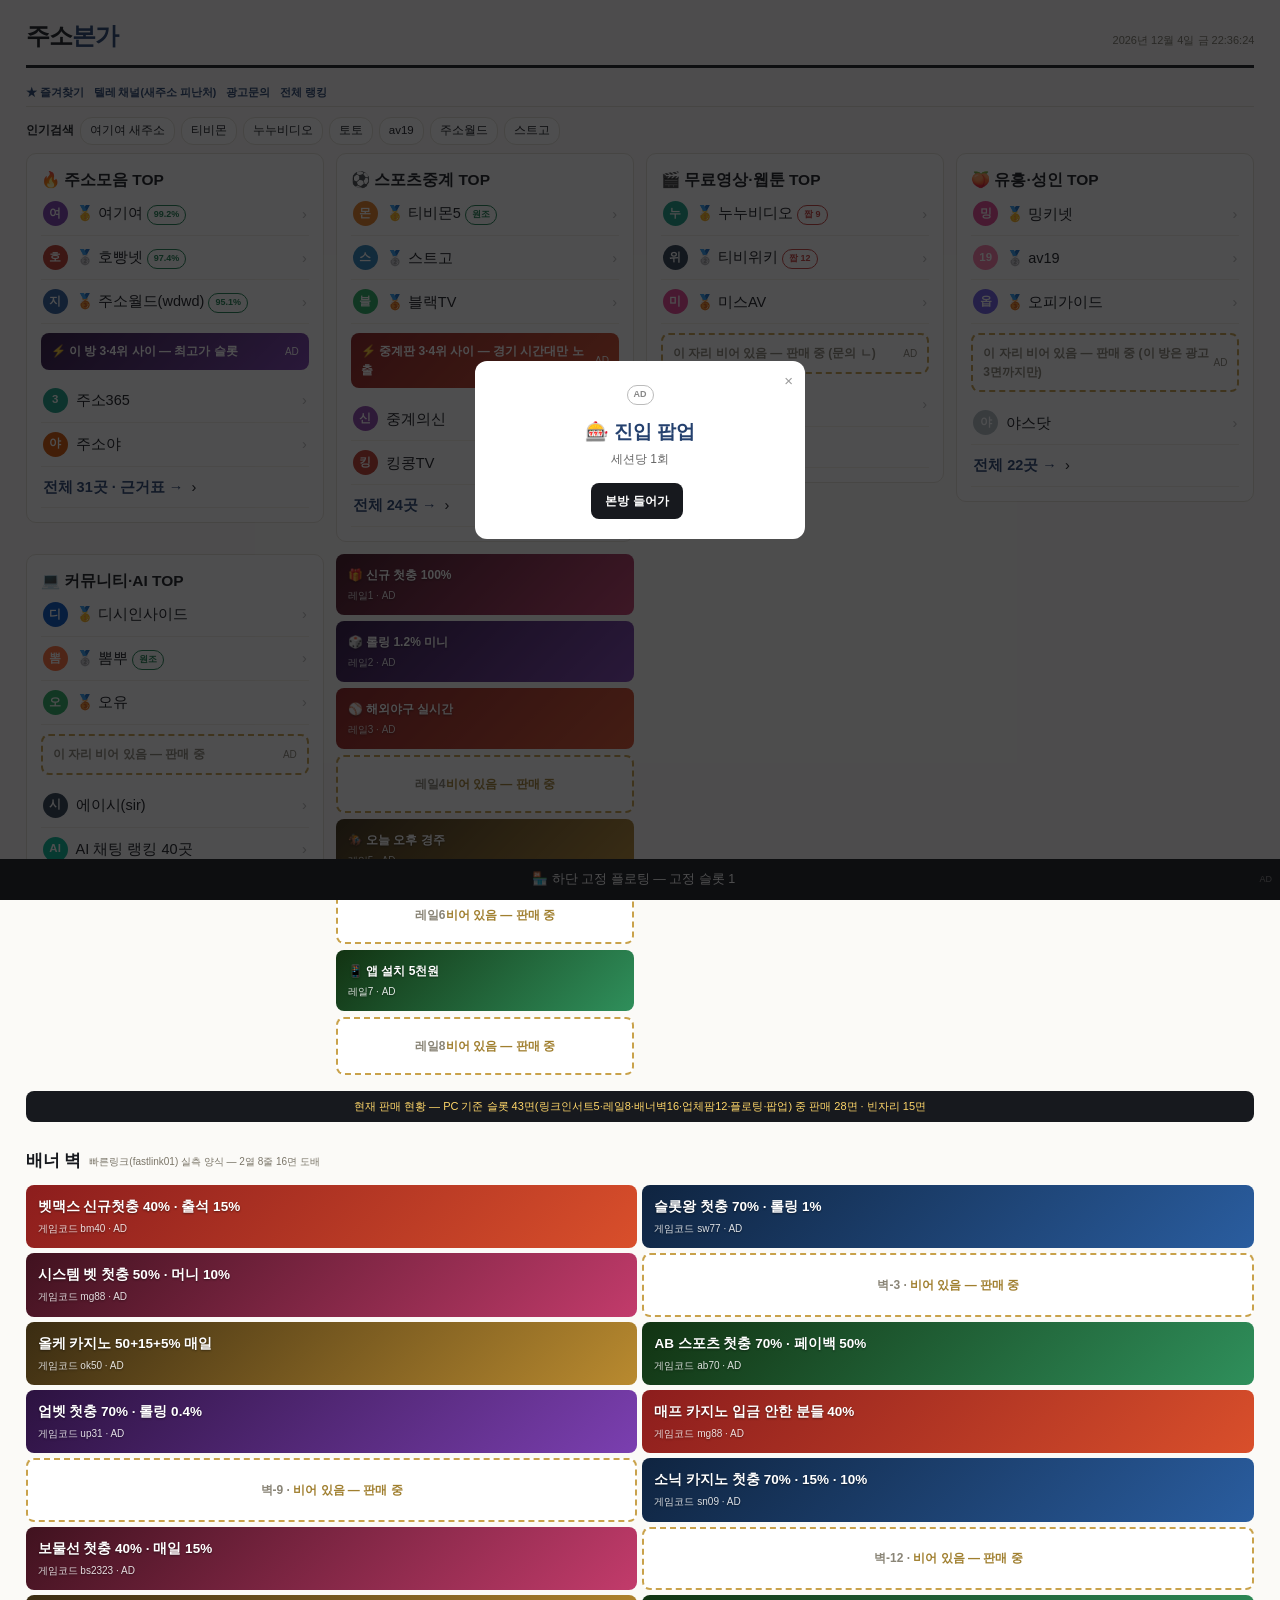
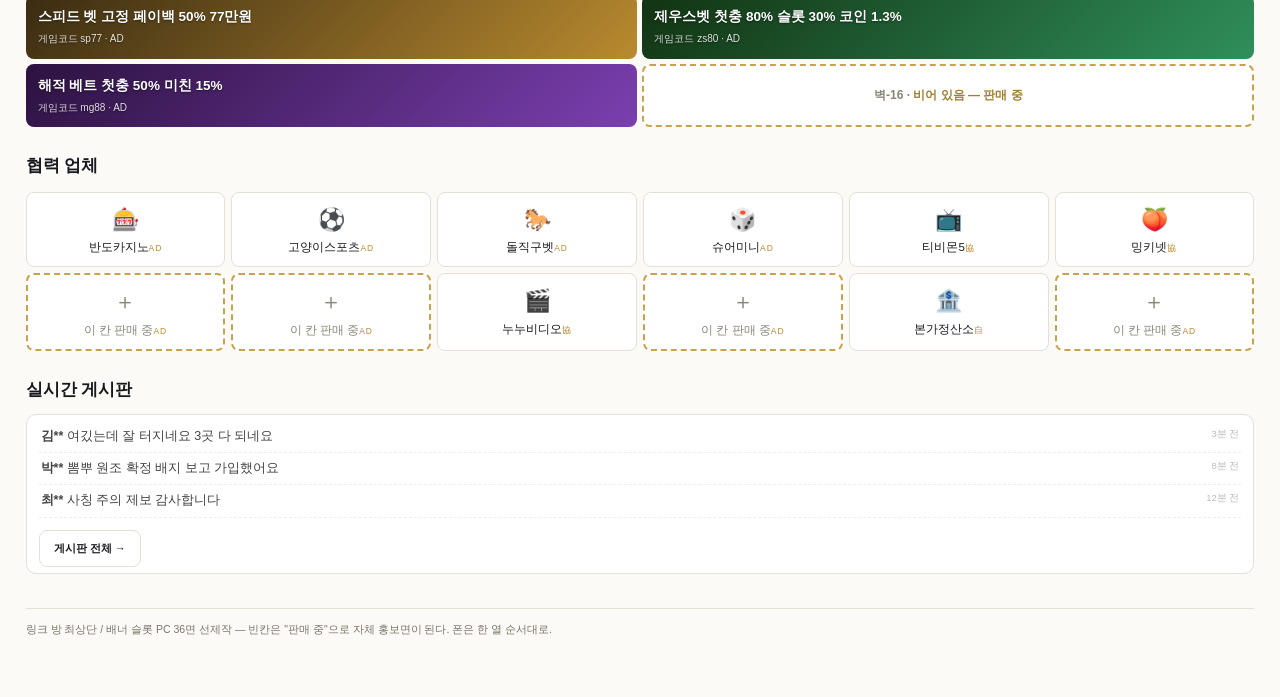
<file: index.html>
<!DOCTYPE html><html lang="ko"><head><meta charset="utf-8"><meta name="viewport" content="width=device-width,initial-scale=1"><meta name="theme-color" content="#17191e"><meta name="robots" content="noindex,nofollow"><title>주소본가 — 링크 중계기</title><link rel="stylesheet" href="style.css">
<style>
.topstrip{display:grid;grid-template-columns:1fr 1fr;gap:6px;margin:8px 0}
.bn{border-radius:8px;padding:12px;color:#fff;font-weight:800;font-size:13.5px;cursor:pointer;text-shadow:0 1px 2px rgba(0,0,0,.45);min-height:64px;position:relative;overflow:hidden}
.bn .em{position:absolute;right:6px;bottom:-6px;font-size:40px;opacity:.32}
.bn small{display:block;font-weight:400;font-size:10px;opacity:.85;margin-top:3px}
.bn1{background:linear-gradient(135deg,#8c1d1d,#d94f2b)}.bn2{background:linear-gradient(135deg,#0f2440,#2a5d9f)}.bn3{background:linear-gradient(135deg,#3a2c12,#b98a2f)}.bn4{background:linear-gradient(135deg,#123312,#2f8f5b)}.bn5{background:linear-gradient(135deg,#2c1240,#7b3fb0)}.bn6{background:linear-gradient(135deg,#40121f,#c23b6b)}
.bn.empty{background:#fff;border:2px dashed #c9a24b;color:#8a8577;text-shadow:none;font-weight:600;font-size:12px;display:flex;align-items:center;justify-content:center;text-align:center}
.bn.empty b{color:#a07f2f}
.chipbar{display:flex;gap:6px;flex-wrap:wrap;margin:8px 0;font-size:11.5px;align-items:center}
.chipbar a{background:#fff;border:1px solid #e4e0d6;border-radius:12px;padding:4px 9px;color:#17191e;text-decoration:none}
#layout{display:block}.rail{display:none}.rail .bn{min-height:58px;font-size:12px;margin-bottom:6px}
.glist a{display:flex;align-items:center;gap:8px;padding:7px 2px;border-bottom:1px solid #f2efe7;text-decoration:none;color:inherit;font-size:13.5px}
.th{width:25px;height:25px;border-radius:50%;color:#fff;font-size:11.5px;font-weight:800;display:inline-flex;align-items:center;justify-content:center;flex:none}
.ins{border-radius:8px;padding:9px 10px;margin:9px 0;color:#fff;font-weight:700;font-size:12px;cursor:pointer;display:flex;justify-content:space-between;align-items:center}
.ins.empty{background:#fff;border:2px dashed #c9a24b;color:#8a8577}
.adgrid{display:grid;grid-template-columns:repeat(4,1fr);gap:6px;margin:12px 0}
.adg{background:#fff;border:1px solid #e4e0d6;border-radius:8px;padding:10px 6px;text-align:center;font-size:11.5px;cursor:pointer}
.adg.empty{border:2px dashed #c9a24b;color:#8a8577}
.adg .em{font-size:22px;display:block;margin-bottom:2px}
.adg small{color:#b98a2f;font-size:8.5px;letter-spacing:1px}
#feed .fi{font-size:12.5px;padding:6px 2px;border-bottom:1px dashed #eee;color:#444}#feed .fi.new{animation:fade 1s;background:#fffbe9}@keyframes fade{from{opacity:0}}
.slotline{background:#17191e;color:#ffd76a;font-size:11px;text-align:center;border-radius:8px;padding:7px;margin:10px 0}
@media(min-width:1000px){
 .wrap{max-width:1440px;width:98.5%;font-size:15.5px}
 #layout{display:grid;grid-template-columns:repeat(4,1fr);gap:12px;align-items:start}
 #genres{display:contents}
 #layout>.card,#layout>.ins{margin:0}
 .rail{display:block}
 .topstrip{grid-template-columns:repeat(4,1fr)}.bn{min-height:78px}
 .adgrid{grid-template-columns:repeat(6,1fr)}
 .glist a{font-size:14.5px;padding:9px 2px}
}
</style></head>
<body><div class="wrap">
<header class="top"><div class="brand">주소<b>본가</b></div><div class="tag" id="clock" style="font-variant-numeric:tabular-nums">…</div></header>
<div class="util"><a href="#">★ 즐겨찾기</a><a href="#">텔레 채널(새주소 피난처)</a><a href="#">광고문의</a><a href="rank.html">전체 랭킹</a></div>

<div class="chipbar"><b>인기검색</b><a href="#">여기여 새주소</a><a href="#">티비몬</a><a href="#">누누비디오</a><a href="#">토토</a><a href="#">av19</a><a href="#">주소월드</a><a href="#">스트고</a></div>

<div id="layout">
<div id="genres">
<div class="card"><b>🔥 주소모음 TOP</b><div class="glist">
<a onclick="return gotoSite('https://yugiyu7.com')"><span class="th" style="background:#7b3fb0">여</span><span>🥇 여기여 <span class="badge">99.2%</span></span><span style="margin-left:auto;color:#bbb">›</span></a>
<a onclick="return gotoSite('https://hoppang.net')"><span class="th" style="background:#c0392b">호</span><span>🥈 호빵넷 <span class="badge">97.4%</span></span><span style="margin-left:auto;color:#bbb">›</span></a>
<a onclick="return gotoSite('#')"><span class="th" style="background:#2a5d9f">지</span><span>🥉 주소월드(wdwd) <span class="badge">95.1%</span></span><span style="margin-left:auto;color:#bbb">›</span></a>
<div class="ins bn5"><span>⚡ 이 방 3·4위 사이 — 최고가 슬롯</span><small style="font-weight:400">AD</small></div>
<a onclick="return gotoSite('#')"><span class="th" style="background:#16a085">3</span><span>주소365</span><span style="margin-left:auto;color:#bbb">›</span></a>
<a onclick="return gotoSite('#')"><span class="th" style="background:#d35400">야</span><span>주소야</span><span style="margin-left:auto;color:#bbb">›</span></a>
<a onclick="return gotoSite('rank.html')"><span style="color:#24406e;font-weight:600">전체 31곳 · 근거표 →</span><span>›</span></a>
</div></div>

<div class="card"><b>⚽ 스포츠중계 TOP</b><div class="glist">
<a onclick="return gotoSite('#')"><span class="th" style="background:#e67e22">몬</span><span>🥇 티비몬5 <span class="badge">원조</span></span><span style="margin-left:auto;color:#bbb">›</span></a>
<a onclick="return gotoSite('#')"><span class="th" style="background:#2980b9">스</span><span>🥈 스트고</span><span style="margin-left:auto;color:#bbb">›</span></a>
<a onclick="return gotoSite('#')"><span class="th" style="background:#27ae60">블</span><span>🥉 블랙TV</span><span style="margin-left:auto;color:#bbb">›</span></a>
<div class="ins bn1"><span>⚡ 중계판 3·4위 사이 — 경기 시간대만 노출</span><small style="font-weight:400">AD</small></div>
<a onclick="return gotoSite('#')"><span class="th" style="background:#8e44ad">신</span><span>중계의신</span><span style="margin-left:auto;color:#bbb">›</span></a>
<a onclick="return gotoSite('#')"><span class="th" style="background:#c0392b">킹</span><span>킹콩TV</span><span style="margin-left:auto;color:#bbb">›</span></a>
<a onclick="return gotoSite('rank.html')"><span style="color:#24406e;font-weight:600">전체 24곳 →</span><span>›</span></a>
</div></div>

<div class="card"><b>🎬 무료영상·웹툰 TOP</b><div class="glist">
<a onclick="return gotoSite('#')"><span class="th" style="background:#16a085">누</span><span>🥇 누누비디오 <span class="badge" style="border-color:#c73e3a;color:#c73e3a">짭 9</span></span><span style="margin-left:auto;color:#bbb">›</span></a>
<a onclick="return gotoSite('#')"><span class="th" style="background:#2c3e50">위</span><span>🥈 티비위키 <span class="badge" style="border-color:#c73e3a;color:#c73e3a">짭 12</span></span><span style="margin-left:auto;color:#bbb">›</span></a>
<a onclick="return gotoSite('#')"><span class="th" style="background:#e84393">미</span><span>🥉 미스AV</span><span style="margin-left:auto;color:#bbb">›</span></a>
<div class="ins empty"><span>이 자리 비어 있음 — 판매 중 (문의 ㄴ)</span><small style="font-weight:400">AD</small></div>
<a onclick="return gotoSite('#')"><span class="th" style="background:#f39c12">툰</span><span>아프리카툰</span><span style="margin-left:auto;color:#bbb">›</span></a>
<a onclick="return gotoSite('rank.html')"><span style="color:#24406e;font-weight:600">전체 18곳 →</span><span>›</span></a>
</div></div>

<div class="card"><b>🍑 유흥·성인 TOP</b><div class="glist">
<a onclick="return gotoSite('#')"><span class="th" style="background:#e84393">밍</span><span>🥇 밍키넷</span><span style="margin-left:auto;color:#bbb">›</span></a>
<a onclick="return gotoSite('#')"><span class="th" style="background:#fd79a8">19</span><span>🥈 av19</span><span style="margin-left:auto;color:#bbb">›</span></a>
<a onclick="return gotoSite('#')"><span class="th" style="background:#6c5ce7">옵</span><span>🥉 오피가이드</span><span style="margin-left:auto;color:#bbb">›</span></a>
<div class="ins empty"><span>이 자리 비어 있음 — 판매 중 (이 방은 광고 3면까지만)</span><small style="font-weight:400">AD</small></div>
<a onclick="return gotoSite('#')"><span class="th" style="background:#b2bec3">야</span><span>야스닷</span><span style="margin-left:auto;color:#bbb">›</span></a>
<a onclick="return gotoSite('rank.html')"><span style="color:#24406e;font-weight:600">전체 22곳 →</span><span>›</span></a>
</div></div>

<div class="card"><b>💻 커뮤니티·AI TOP</b><div class="glist">
<a onclick="return gotoSite('https://www.dcinside.com/')"><span class="th" style="background:#0052c3">디</span><span>🥇 디시인사이드</span><span style="margin-left:auto;color:#bbb">›</span></a>
<a onclick="return gotoSite('https://www.ppomppu.co.kr/')"><span class="th" style="background:#ff6b35">뽐</span><span>🥈 뽐뿌 <span class="badge">원조</span></span><span style="margin-left:auto;color:#bbb">›</span></a>
<a onclick="return gotoSite('https://www.ohou.co.kr/')"><span class="th" style="background:#27ae60">오</span><span>🥉 오유</span><span style="margin-left:auto;color:#bbb">›</span></a>
<div class="ins empty"><span>이 자리 비어 있음 — 판매 중</span><small style="font-weight:400">AD</small></div>
<a onclick="return gotoSite('https://sir.kr')"><span class="th" style="background:#2c3e50">시</span><span>에이시(sir)</span><span style="margin-left:auto;color:#bbb">›</span></a>
<a onclick="return gotoSite('#')"><span class="th" style="background:#00b894">AI</span><span>AI 채팅 랭킹 40곳</span><span style="margin-left:auto;color:#bbb">›</span></a>
</div></div>
</div>

<div class="rail">
<div class="bn bn6" onclick="return gotoSite('#')">🎁 신규 첫충 100%<small>레일1 · AD</small></div>
<div class="bn bn5" onclick="return gotoSite('#')">🎲 롤링 1.2% 미니<small>레일2 · AD</small></div>
<div class="bn bn1" onclick="return gotoSite('#')">⚾ 해외야구 실시간<small>레일3 · AD</small></div>
<div class="bn empty">레일4<br><b>비어 있음 — 판매 중</b></div>
<div class="bn bn3" onclick="return gotoSite('#')">🏇 오늘 오후 경주<small>레일5 · AD</small></div>
<div class="bn empty">레일6<br><b>비어 있음 — 판매 중</b></div>
<div class="bn bn4" onclick="return gotoSite('#')">📱 앱 설치 5천원<small>레일7 · AD</small></div>
<div class="bn empty">레일8<br><b>비어 있음 — 판매 중</b></div>
</div>
</div>

<div class="slotline">현재 판매 현황 — PC 기준 슬롯 43면(링크인서트5·레일8·배너벽16·업체팜12·플로팅·팝업) 중 판매 28면 · 빈자리 15면</div>

<h2>배너 벽 <span class="en">빠른링크(fastlink01) 실측 양식 — 2열 8줄 16면 도배</span></h2>
<div style="display:grid;grid-template-columns:1fr 1fr;gap:5px">
<div class="bn bn1" onclick="return gotoSite('#')" style="min-height:56px"><b>벳맥스</b> 신규첫충 40% · 출석 15%<small>게임코드 bm40 · AD</small></div>
<div class="bn bn2" onclick="return gotoSite('#')" style="min-height:56px"><b>슬롯왕</b> 첫충 70% · 롤링 1%<small>게임코드 sw77 · AD</small></div>
<div class="bn bn6" onclick="return gotoSite('#')" style="min-height:56px"><b>시스템 벳</b> 첫충 50% · 머니 10%<small>게임코드 mg88 · AD</small></div>
<div class="bn empty" style="min-height:56px"><span>벽-3 · <b>비어 있음 — 판매 중</b></span></div>
<div class="bn bn3" onclick="return gotoSite('#')" style="min-height:56px"><b>올케 카지노</b> 50+15+5% 매일<small>게임코드 ok50 · AD</small></div>
<div class="bn bn4" onclick="return gotoSite('#')" style="min-height:56px"><b>AB 스포츠</b> 첫충 70% · 페이백 50%<small>게임코드 ab70 · AD</small></div>
<div class="bn bn5" onclick="return gotoSite('#')" style="min-height:56px"><b>업벳</b> 첫충 70% · 롤링 0.4%<small>게임코드 up31 · AD</small></div>
<div class="bn bn1" onclick="return gotoSite('#')" style="min-height:56px"><b>매프 카지노</b> 입금 안한 분들 40%<small>게임코드 mg88 · AD</small></div>
<div class="bn empty" style="min-height:56px"><span>벽-9 · <b>비어 있음 — 판매 중</b></span></div>
<div class="bn bn2" onclick="return gotoSite('#')" style="min-height:56px"><b>소닉 카지노</b> 첫충 70% · 15% · 10%<small>게임코드 sn09 · AD</small></div>
<div class="bn bn6" onclick="return gotoSite('#')" style="min-height:56px"><b>보물선</b> 첫충 40% · 매일 15%<small>게임코드 bs2323 · AD</small></div>
<div class="bn empty" style="min-height:56px"><span>벽-12 · <b>비어 있음 — 판매 중</b></span></div>
<div class="bn bn3" onclick="return gotoSite('#')" style="min-height:56px"><b>스피드 벳</b> 고정 페이백 50% 77만원<small>게임코드 sp77 · AD</small></div>
<div class="bn bn4" onclick="return gotoSite('#')" style="min-height:56px"><b>제우스벳</b> 첫충 80% 슬롯 30% 코인 1.3%<small>게임코드 zs80 · AD</small></div>
<div class="bn bn5" onclick="return gotoSite('#')" style="min-height:56px"><b>해적 베트</b> 첫충 50% 미친 15%<small>게임코드 mg88 · AD</small></div>
<div class="bn empty" style="min-height:56px"><span>벽-16 · <b>비어 있음 — 판매 중</b></span></div>
</div>

<h2>협력 업체</h2>
<div class="adgrid">
<div class="adg" onclick="return gotoSite('#')"><span class="em">🎰</span>반도카지노<small>AD</small></div>
<div class="adg" onclick="return gotoSite('#')"><span class="em">⚽</span>고양이스포츠<small>AD</small></div>
<div class="adg" onclick="return gotoSite('#')"><span class="em">🐎</span>돌직구벳<small>AD</small></div>
<div class="adg" onclick="return gotoSite('#')"><span class="em">🎲</span>슈어미니<small>AD</small></div>
<div class="adg" onclick="return gotoSite('#')"><span class="em">📺</span>티비몬5<small>協</small></div>
<div class="adg" onclick="return gotoSite('#')"><span class="em">🍑</span>밍키넷<small>協</small></div>
<div class="adg empty"><span class="em">＋</span>이 칸 판매 중<small>AD</small></div>
<div class="adg empty"><span class="em">＋</span>이 칸 판매 중<small>AD</small></div>
<div class="adg" onclick="return gotoSite('#')"><span class="em">🎬</span>누누비디오<small>協</small></div>
<div class="adg empty"><span class="em">＋</span>이 칸 판매 중<small>AD</small></div>
<div class="adg" onclick="return gotoSite('#')"><span class="em">🏦</span>본가정산소<small>自</small></div>
<div class="adg empty"><span class="em">＋</span>이 칸 판매 중<small>AD</small></div>
</div>

<h2>실시간 게시판</h2>
<div class="card" style="padding:6px 12px">
<div id="feed">
<div class="fi"><b>김**</b> 여깄는데 잘 터지네요 3곳 다 되네요 <span style="float:right;color:#bbb;font-size:9.5px">3분 전</span></div>
<div class="fi"><b>박**</b> 뽐뿌 원조 확정 배지 보고 가입했어요 <span style="float:right;color:#bbb;font-size:9.5px">8분 전</span></div>
<div class="fi"><b>최**</b> 사칭 주의 제보 감사합니다 <span style="float:right;color:#bbb;font-size:9.5px">12분 전</span></div>
</div>
<div style="margin-top:8px"><a class="btn ghost" style="font-size:11px" href="qna.html">게시판 전체 →</a></div>
</div>

<footer>링크 방 최상단 / 배너 슬롯 PC 36면 선제작 — 빈칸은 "판매 중"으로 자체 홍보면이 된다. 폰은 한 열 순서대로.</footer>
</div>
<div class="fab" onclick="return gotoSite('#')">🏪 하단 고정 플로팅 — 고정 슬롯 1 <small>AD</small></div>
<div id="epop"><div class="ovlc" style="background:#fff;border-radius:12px;max-width:330px;width:88%;padding:20px;text-align:center;position:relative"><span class="tagx" onclick="return closeEntry()" style="position:absolute;top:8px;right:12px;color:#999">×</span><span class="badge ad">AD</span><div style="font-size:19px;font-weight:800;margin:12px 0 4px;color:#24406e">🎰 진입 팝업</div><div style="font-size:12px;color:#666">세션당 1회</div><div style="margin-top:10px"><a class="btn" style="font-size:12px" onclick="return closeEntry()">본방 들어가</a></div></div></div>
<script src="adstack.js"></script>
</body></html>
</file>
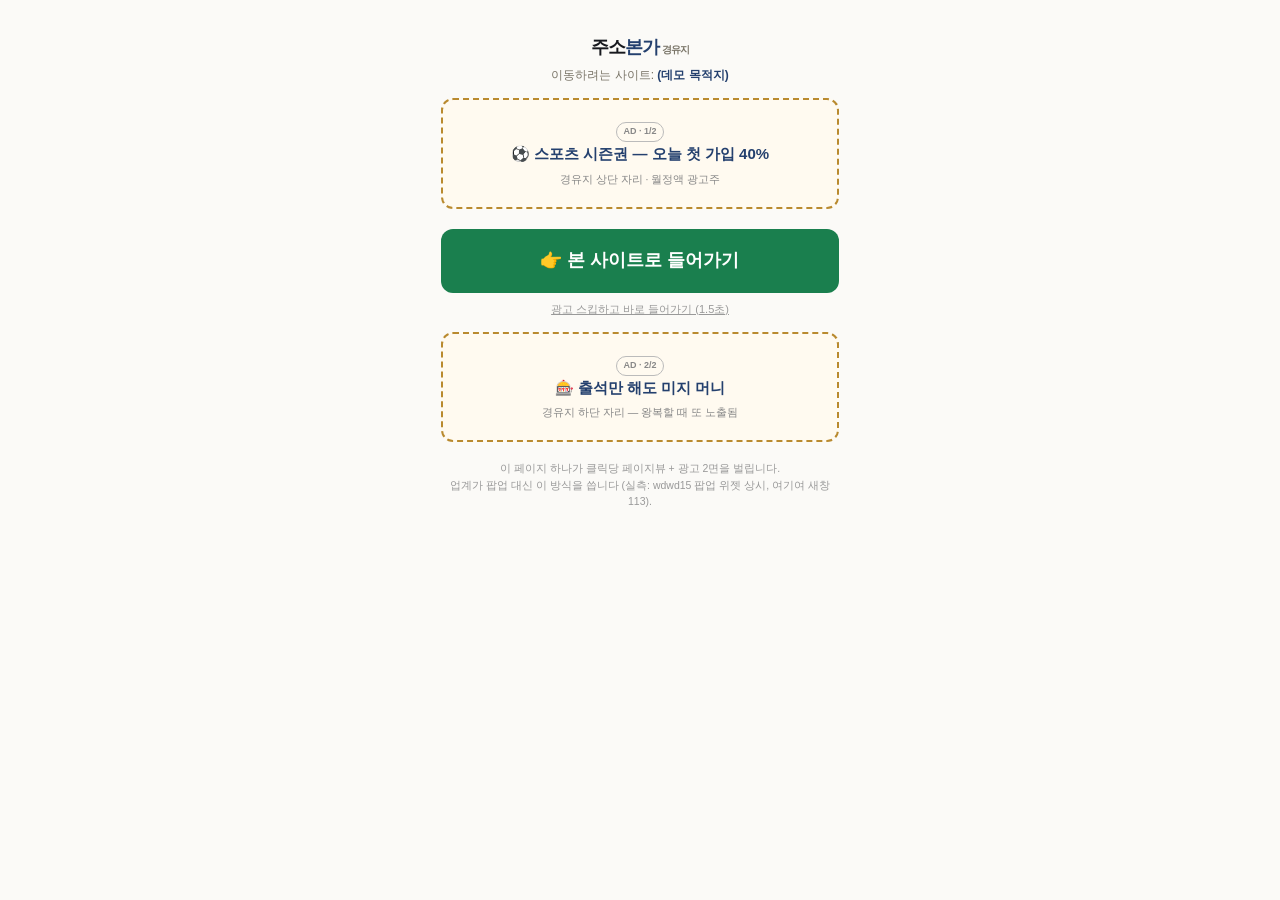
<file: go.html>
<!DOCTYPE html><html lang="ko"><head><meta charset="utf-8"><meta name="viewport" content="width=device-width,initial-scale=1"><meta name="theme-color" content="#17191e"><meta name="robots" content="noindex,nofollow"><title>본가 경유 — 나가기 전에 한 장</title><link rel="stylesheet" href="style.css">
<style>.gopage{max-width:430px;margin:0 auto;padding:34px 16px;text-align:center}.bigbtn{display:block;background:#1a7f4e;color:#fff;font-size:18px;font-weight:800;border-radius:12px;padding:18px;text-decoration:none;margin:20px 0 8px}.adbox{border:2px dashed #b98a2f;background:#fffaf0;border-radius:12px;padding:18px 12px;margin:14px 0;cursor:pointer}.adbox .t{font-weight:800;font-size:15px;color:#24406e}.adbox small{color:#888;font-size:10.5px}.skip{font-size:11px;color:#999;text-decoration:underline;cursor:pointer}</style></head>
<body><div class="gopage">
<div class="brand" style="font-size:18px">주소<b>본가</b> <span style="font-size:10px;color:#7a7568">경유지</span></div>
<div style="font-size:12px;color:#7a7568;margin-top:4px">이동하려는 사이트: <span id="dest" style="color:#24406e;font-weight:700">…</span></div>

<div class="adbox" onclick="return false"><span class="badge ad">AD · 1/2</span><div class="t">⚽ 스포츠 시즌권 — 오늘 첫 가입 40%</div><small>경유지 상단 자리 · 월정액 광고주</small></div>

<a class="bigbtn" href="#" onclick="return goNow()">👉 본 사이트로 들어가기</a>
<div class="skip">광고 스킵하고 바로 들어가기 (1.5초)</div>

<div class="adbox" onclick="return false"><span class="badge ad">AD · 2/2</span><div class="t">🎰 출석만 해도 미지 머니</div><small>경유지 하단 자리 — 왕복할 때 또 노출됨</small></div>

<div style="font-size:10.5px;color:#999;margin-top:18px">이 페이지 하나가 클릭당 페이지뷰 + 광고 2면을 벌립니다.<br>업계가 팝업 대신 이 방식을 씁니다 (실측: wdwd15 팝업 위젯 상시, 여기여 새창 113).</div>
</div>
<script>var u=new URLSearchParams(location.search).get('to')||'';document.getElementById('dest').textContent=u.replace(/^https?:\/\//,'').slice(0,42)||'(데모 목적지)';</script>
</body></html>
</file>
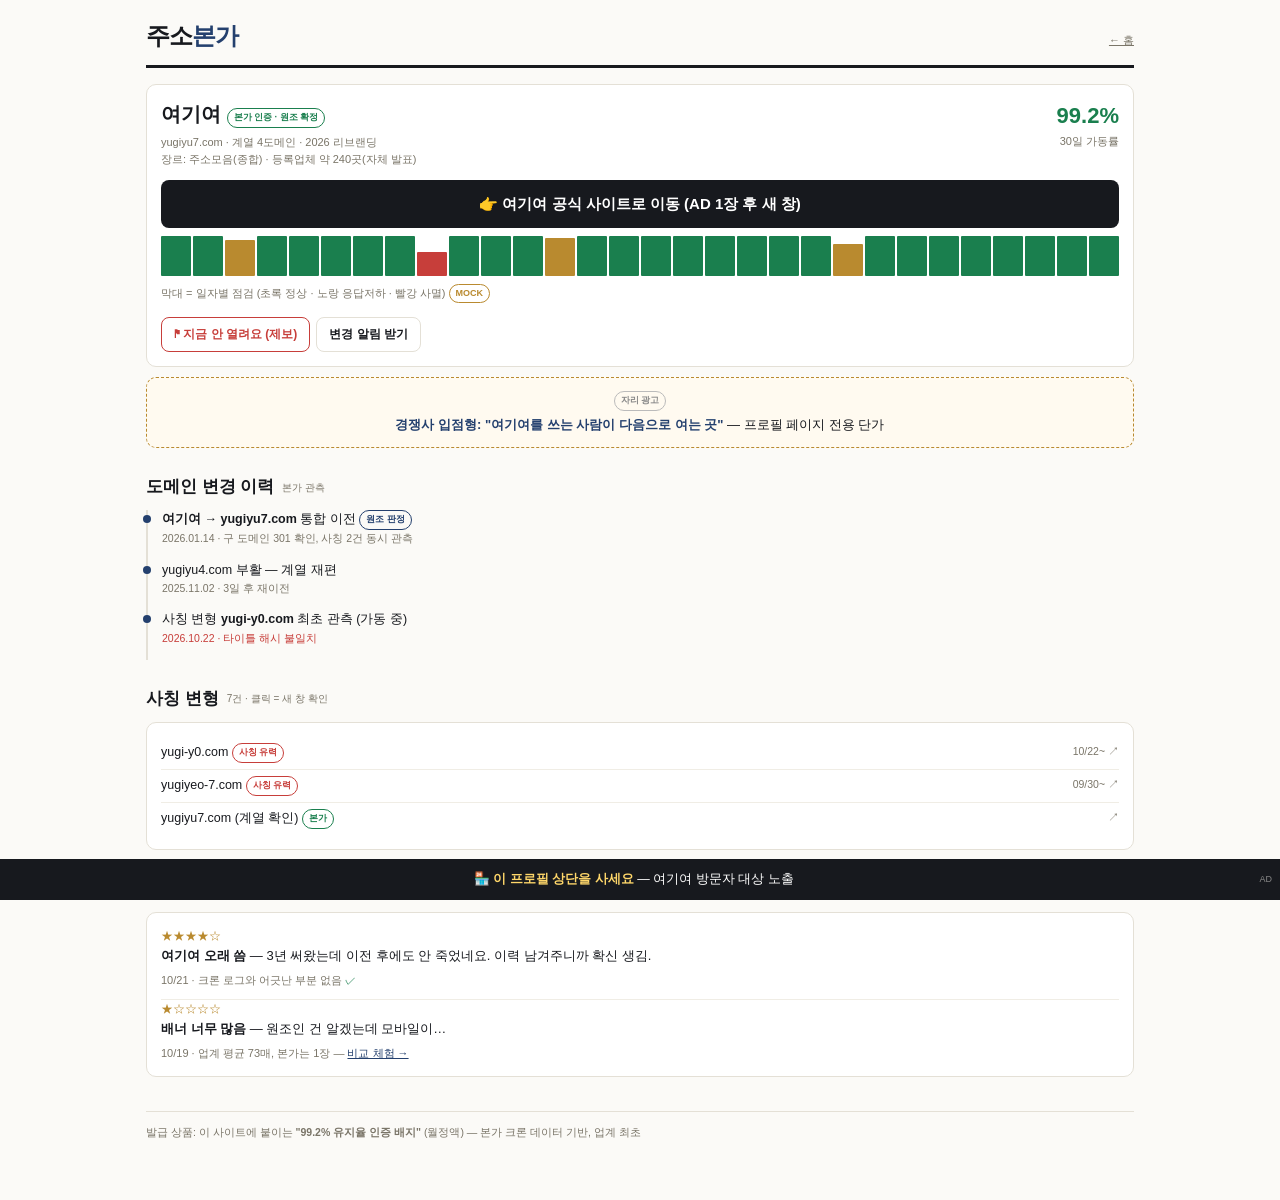
<file: profile.html>
<!DOCTYPE html><html lang="ko"><head><meta charset="utf-8"><meta name="viewport" content="width=device-width,initial-scale=1"><meta name="theme-color" content="#17191e"><meta name="robots" content="noindex,nofollow"><title>주소본가 — 여기여 프로필</title><link rel="stylesheet" href="style.css"></head>
<body><div class="wrap">
<header class="top"><div class="brand">주소<b>본가</b></div><div class="tag"><a href="index.html" style="color:var(--mut)">← 홈</a></div></header>

<div class="card">
<div style="display:flex;justify-content:space-between;align-items:start">
<div><div style="font-size:20px;font-weight:800">여기여 <span class="badge">본가 인증 · 원조 확정</span></div>
<div class="meta" style="margin-top:4px">yugiyu7.com · 계열 4도메인 · 2026 리브랜딩<br>장르: 주소모음(종합) · 등록업체 약 240곳(자체 발표)</div></div>
<div style="text-align:right"><div style="font-size:22px;font-weight:800;color:var(--seal)">99.2%</div><div class="meta">30일 가동률</div></div>
</div>
<div style="margin:12px 0 2px"><a class="btn" style="font-size:15px;padding:12px 18px;width:100%;text-align:center;display:block" onclick="return gotoSite('https://yugiyu7.com')">👉 여기여 공식 사이트로 이동 (AD 1장 후 새 창)</a></div>
<div class="spark">
<i style="height:100%"></i><i style="height:100%"></i><i style="height:90%" class="warn"></i><i style="height:100%"></i><i style="height:100%"></i><i style="height:100%"></i><i style="height:100%"></i><i style="height:100%"></i><i style="height:60%" class="bad"></i><i style="height:100%"></i><i style="height:100%"></i><i style="height:100%"></i><i style="height:95%" class="warn"></i><i style="height:100%"></i><i style="height:100%"></i><i style="height:100%"></i><i style="height:100%"></i><i style="height:100%"></i><i style="height:100%"></i><i style="height:100%"></i><i style="height:100%"></i><i style="height:80%" class="warn"></i><i style="height:100%"></i><i style="height:100%"></i><i style="height:100%"></i><i style="height:100%"></i><i style="height:100%"></i><i style="height:100%"></i><i style="height:100%"></i><i style="height:100%"></i>
</div>
<div class="meta">막대 = 일자별 점검 (초록 정상 · 노랑 응답저하 · 빨강 사멸) <span class="badge mock">MOCK</span></div>
<div style="margin-top:10px"><a class="btn red" style="font-size:12px;padding:7px 12px">⚑ 지금 안 열려요 (제보)</a><a class="btn ghost" style="font-size:12px;padding:7px 12px">변경 알림 받기</a></div>
</div>

<div class="adtile" onclick="return gotoSite('#')"><span class="badge ad">자리 광고</span><br><b style="color:var(--navy)">경쟁사 입점형: "여기여를 쓰는 사람이 다음으로 여는 곳"</b> — 프로필 페이지 전용 단가</div>

<h2>도메인 변경 이력 <span class="en">본가 관측</span></h2>
<ul class="tl">
<li><b>여기여 → yugiyu7.com</b> 통합 이전 <span class="badge" style="border-color:var(--navy);color:var(--navy)">원조 판정</span><div class="d">2026.01.14 · 구 도메인 301 확인, 사칭 2건 동시 관측</div></li>
<li>yugiyu4.com 부활 — 계열 재편<div class="d">2025.11.02 · 3일 후 재이전</div></li>
<li>사칭 변형 <b>yugi-y0.com</b> 최초 관측 (가동 중)<div class="d" style="color:var(--alert)">2026.10.22 · 타이틀 해시 불일치</div></li>
</ul>

<h2>사칭 변형 <span class="en">7건 · 클릭 = 새 창 확인</span></h2>
<div class="card" style="font-size:12.5px">
<div style="padding:6px 0;border-bottom:1px solid #f0ede5;cursor:pointer" onclick="return gotoSite('#')">yugi-y0.com <span class="badge" style="border-color:var(--alert);color:var(--alert)">사칭 유력</span> <span style="float:right;color:var(--mut);font-size:10.5px">10/22~ ↗</span></div>
<div style="padding:6px 0;border-bottom:1px solid #f0ede5;cursor:pointer" onclick="return gotoSite('#')">yugiyeo-7.com <span class="badge" style="border-color:var(--alert);color:var(--alert)">사칭 유력</span> <span style="float:right;color:var(--mut);font-size:10.5px">09/30~ ↗</span></div>
<div style="padding:6px 0;cursor:pointer" onclick="return gotoSite('https://yugiyu7.com')">yugiyu7.com (계열 확인) <span class="badge">본가</span> <span style="float:right;color:var(--mut);font-size:10.5px">↗</span></div>
</div>

<h2>방문자 평가 <span class="en">★4.1 · 84명</span></h2>
<div class="card" style="font-size:13px">
<div class="stars">★★★★☆</div><b>여기여 오래 씀</b> — 3년 써왔는데 이전 후에도 안 죽었네요. 이력 남겨주니까 확신 생김.
<div class="meta" style="margin-top:6px">10/21 · 크론 로그와 어긋난 부분 없음 <span style="color:var(--seal)">✓</span></div>
<div style="border-top:1px solid #f0ede5;margin-top:10px"><div class="stars">★☆☆☆☆</div><b>배너 너무 많음</b> — 원조인 건 알겠는데 모바일이…
<div class="meta" style="margin-top:6px">10/19 · 업계 평균 73매, 본가는 1장 — <a href="index.html" style="color:var(--navy)">비교 체험 →</a></div></div>
</div>

<footer>발급 상품: 이 사이트에 붙이는 <b>"99.2% 유지율 인증 배지"</b> (월정액) — 본가 크론 데이터 기반, 업계 최초</footer>
</div>
<div class="fab" onclick="return gotoSite('#')">🏪 <b>이 프로필 상단을 사세요</b> — 여기여 방문자 대상 노출 <small>AD</small></div>
<div id="ovl"><div class="ovlc"><span class="tagx">×</span><span class="adlb">AD</span><div class="big">이동 전에 한 장 봐야지</div><div style="font-size:12px;color:#666">본가 표준: 진입 1장 + 이동 1장, 그 아래는 광고 없음 (클레임 실측 대비)</div><div class="cd" id="ovl-cd">3초 후 이동</div><div style="margin-top:8px;font-size:10px;color:#aaa" id="ovl-skip">배경 누르면 스킵</div></div></div>
<script src="adstack.js"></script>
</body></html>
</file>
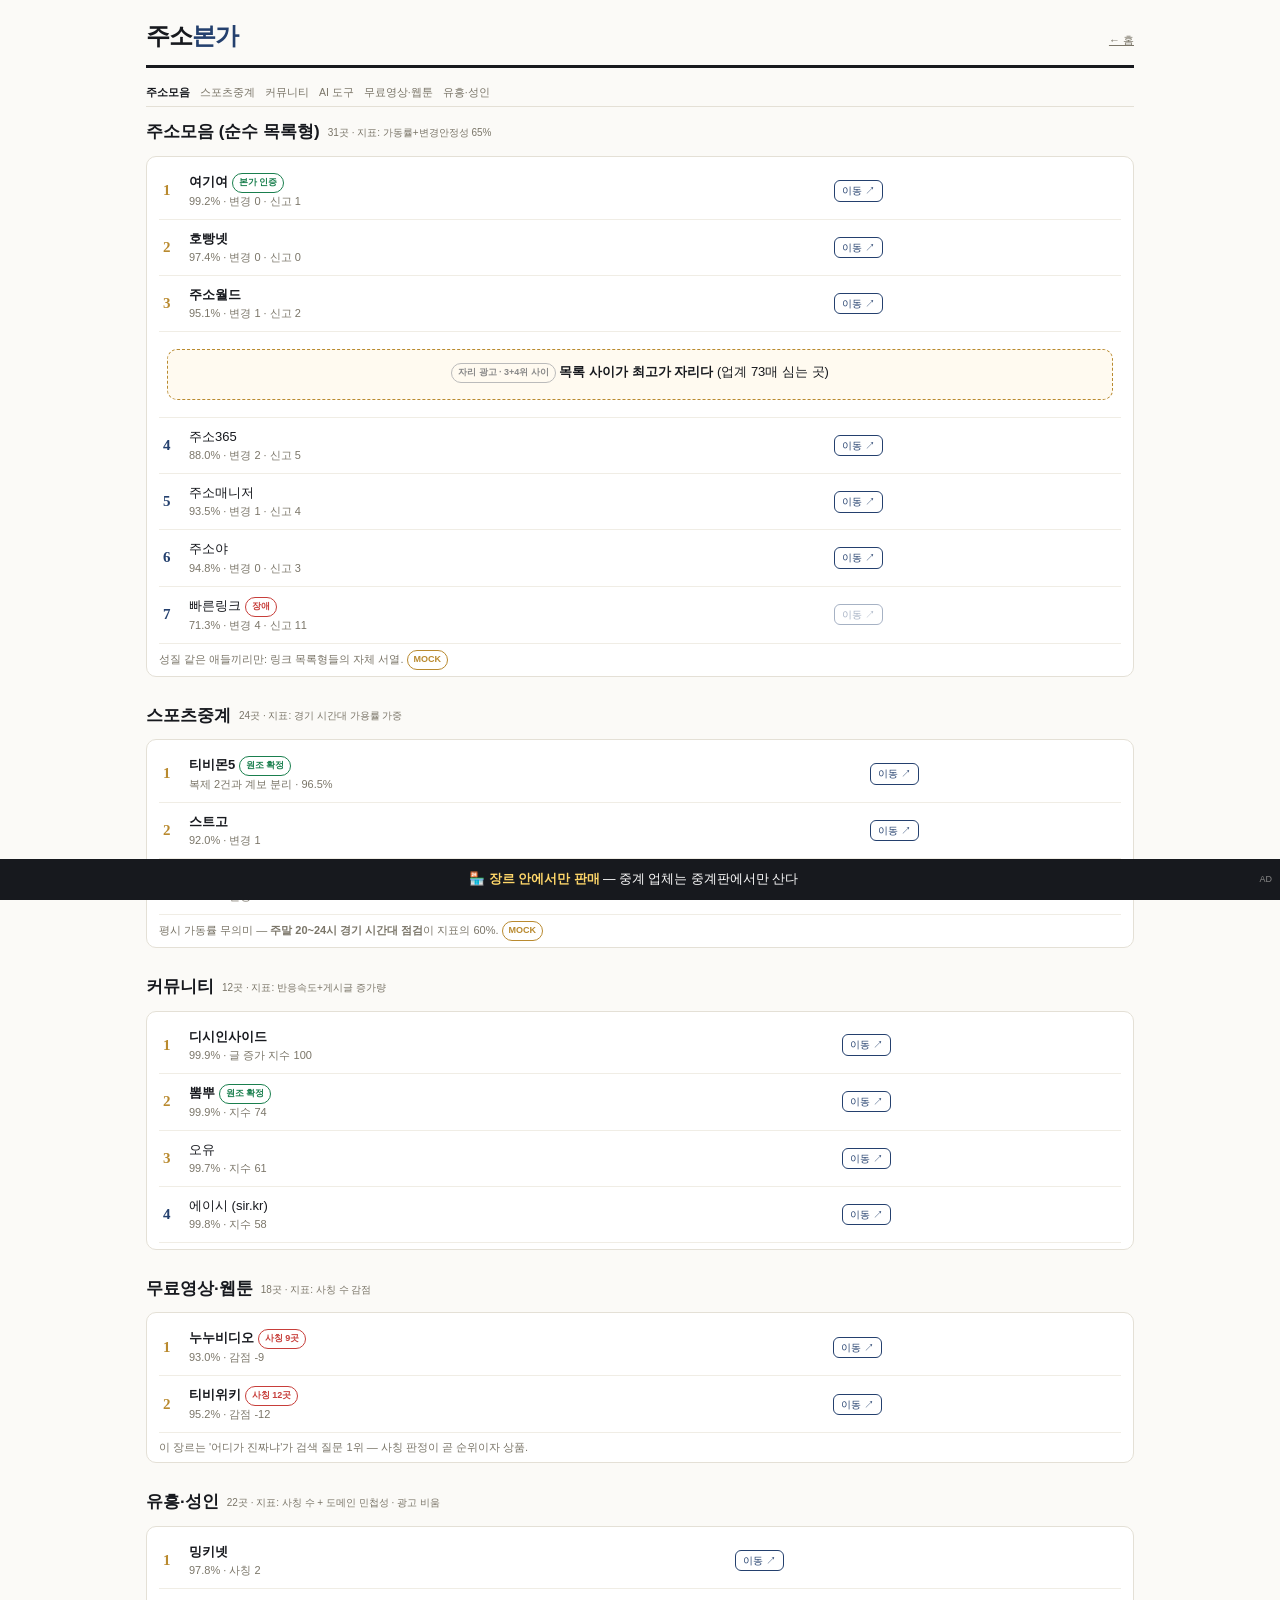
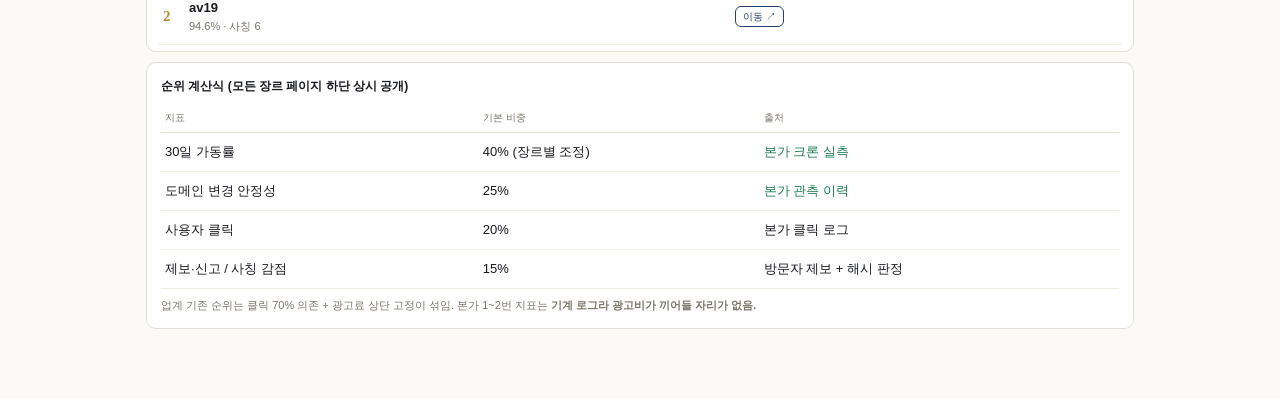
<file: rank.html>
<!DOCTYPE html><html lang="ko"><head><meta charset="utf-8"><meta name="viewport" content="width=device-width,initial-scale=1"><meta name="theme-color" content="#17191e"><meta name="robots" content="noindex,nofollow"><title>주소본가 — 장르별 순위</title><link rel="stylesheet" href="style.css"></head>
<body><div class="wrap">
<header class="top"><div class="brand">주소<b>본가</b></div><div class="tag"><a href="index.html" style="color:var(--mut)">← 홈</a></div></header>
<div class="util"><span style="color:var(--ink);font-weight:700">주소모음</span><span>스포츠중계</span><span>커뮤니티</span><span>AI 도구</span><span>무료영상·웹툰</span><span>유흥·성인</span></div>

<h2 style="margin-top:12px">주소모음 (순수 목록형) <span class="en">31곳 · 지표: 가동률+변경안정성 65%</span></h2>
<div class="card" style="padding:6px 12px">
<table>
<tr><td class="rank top">1</td><td><a class="ext" href="profile.html"><b>여기여</b></a> <span class="badge">본가 인증</span><div class="meta">99.2% · 변경 0 · 신고 1</div></td><td><span class="gotourl" onclick="return gotoSite('https://yugiyu7.com')">이동 ↗</span></td></tr>
<tr><td class="rank top">2</td><td><a class="ext" href="profile.html"><b>호빵넷</b></a><div class="meta">97.4% · 변경 0 · 신고 0</div></td><td><span class="gotourl" onclick="return gotoSite('https://hoppang.net')">이동 ↗</span></td></tr>
<tr><td class="rank top">3</td><td><a class="ext" href="profile.html"><b>주소월드</b></a><div class="meta">95.1% · 변경 1 · 신고 2</div></td><td><span class="gotourl" onclick="return gotoSite('#')">이동 ↗</span></td></tr>
<tr><td colspan="3"><div class="adtile" style="margin:8px 4px" onclick="return gotoSite('#')"><span class="badge ad">자리 광고 · 3+4위 사이</span> <b>목록 사이가 최고가 자리다</b> (업계 73매 심는 곳)</div></td></tr>
<tr><td class="rank">4</td><td><a class="ext" href="profile.html">주소365</a><div class="meta">88.0% · 변경 2 · 신고 5</div></td><td><span class="gotourl" onclick="return gotoSite('#')">이동 ↗</span></td></tr>
<tr><td class="rank">5</td><td><a class="ext" href="profile.html">주소매니저</a><div class="meta">93.5% · 변경 1 · 신고 4</div></td><td><span class="gotourl" onclick="return gotoSite('#')">이동 ↗</span></td></tr>
<tr><td class="rank">6</td><td><a class="ext" href="profile.html">주소야</a><div class="meta">94.8% · 변경 0 · 신고 3</div></td><td><span class="gotourl" onclick="return gotoSite('#')">이동 ↗</span></td></tr>
<tr><td class="rank">7</td><td><a class="ext" href="profile.html">빠른링크</a> <span class="badge" style="border-color:var(--alert);color:var(--alert)">장애</span><div class="meta">71.3% · 변경 4 · 신고 11</div></td><td><span class="gotourl" style="opacity:.4" onclick="return gotoSite('#')">이동 ↗</span></td></tr>
</table>
<div class="meta" style="margin-top:6px">성질 같은 애들끼리만: 링크 목록형들의 자체 서열. <span class="badge mock">MOCK</span></div></div>

<h2>스포츠중계 <span class="en">24곳 · 지표: 경기 시간대 가용률 가중</span></h2>
<div class="card" style="padding:6px 12px">
<table>
<tr><td class="rank top">1</td><td><b>티비몬5</b> <span class="badge">원조 확정</span><div class="meta">복제 2건과 계보 분리 · 96.5%</div></td><td><span class="gotourl" onclick="return gotoSite('#')">이동 ↗</span></td></tr>
<tr><td class="rank top">2</td><td><b>스트고</b><div class="meta">92.0% · 변경 1</div></td><td><span class="gotourl" onclick="return gotoSite('#')">이동 ↗</span></td></tr>
<tr><td class="rank">3</td><td>중계의신<div class="meta">85.2% · 변경 3</div></td><td><span class="gotourl" onclick="return gotoSite('#')">이동 ↗</span></td></tr>
</table>
<div class="meta" style="margin-top:6px">평시 가동률 무의미 — <b>주말 20~24시 경기 시간대 점검</b>이 지표의 60%. <span class="badge mock">MOCK</span></div></div>

<h2>커뮤니티 <span class="en">12곳 · 지표: 반응속도+게시글 증가량</span></h2>
<div class="card" style="padding:6px 12px">
<table>
<tr><td class="rank top">1</td><td><b>디시인사이드</b><div class="meta">99.9% · 글 증가 지수 100</div></td><td><span class="gotourl" onclick="return gotoSite('https://www.dcinside.com/')">이동 ↗</span></td></tr>
<tr><td class="rank top">2</td><td><b>뽐뿌</b> <span class="badge">원조 확정</span><div class="meta">99.9% · 지수 74</div></td><td><span class="gotourl" onclick="return gotoSite('https://www.ppomppu.co.kr/')">이동 ↗</span></td></tr>
<tr><td class="rank top">3</td><td>오유<div class="meta">99.7% · 지수 61</div></td><td><span class="gotourl" onclick="return gotoSite('https://www.ohou.co.kr/')">이동 ↗</span></td></tr>
<tr><td class="rank">4</td><td>에이시 (sir.kr)<div class="meta">99.8% · 지수 58</div></td><td><span class="gotourl" onclick="return gotoSite('https://sir.kr')">이동 ↗</span></td></tr>
</table></div>

<h2>무료영상·웹툰 <span class="en">18곳 · 지표: 사칭 수 감점</span></h2>
<div class="card" style="padding:6px 12px">
<table>
<tr><td class="rank top">1</td><td><b>누누비디오</b> <span class="badge" style="border-color:var(--alert);color:var(--alert)">사칭 9곳</span><div class="meta">93.0% · 감점 -9</div></td><td><span class="gotourl" onclick="return gotoSite('#')">이동 ↗</span></td></tr>
<tr><td class="rank top">2</td><td><b>티비위키</b> <span class="badge" style="border-color:var(--alert);color:var(--alert)">사칭 12곳</span><div class="meta">95.2% · 감점 -12</div></td><td><span class="gotourl" onclick="return gotoSite('#')">이동 ↗</span></td></tr>
</table>
<div class="meta" style="margin-top:6px">이 장르는 '어디가 진짜냐'가 검색 질문 1위 — 사칭 판정이 곧 순위이자 상품.</div></div>

<h2>유흥·성인 <span class="en">22곳 · 지표: 사칭 수 + 도메인 민첩성 · 광고 비움</span></h2>
<div class="card" style="padding:6px 12px">
<table>
<tr><td class="rank top">1</td><td><b>밍키넷</b><div class="meta">97.8% · 사칭 2</div></td><td><span class="gotourl" onclick="return gotoSite('#')">이동 ↗</span></td></tr>
<tr><td class="rank top">2</td><td><b>av19</b><div class="meta">94.6% · 사칭 6</div></td><td><span class="gotourl" onclick="return gotoSite('#')">이동 ↗</span></td></tr>
</table></div>

<div class="card" style="font-size:11.5px">
<b style="font-size:12px">순위 계산식 (모든 장르 페이지 하단 상시 공개)</b>
<table style="margin-top:8px">
<tr><th>지표</th><th>기본 비중</th><th>출처</th></tr>
<tr><td>30일 가동률</td><td>40% (장르별 조정)</td><td style="color:var(--seal)">본가 크론 실측</td></tr>
<tr><td>도메인 변경 안정성</td><td>25%</td><td style="color:var(--seal)">본가 관측 이력</td></tr>
<tr><td>사용자 클릭</td><td>20%</td><td>본가 클릭 로그</td></tr>
<tr><td>제보·신고 / 사칭 감점</td><td>15%</td><td>방문자 제보 + 해시 판정</td></tr>
</table>
<div class="meta" style="margin-top:8px">업계 기존 순위는 클릭 70% 의존 + 광고료 상단 고정이 섞임. 본가 1~2번 지표는 <b>기계 로그라 광고비가 끼어들 자리가 없음.</b></div>
</div>

<nav class="bot"><span>홈</span><span style="color:var(--ink);font-weight:700">순위</span><span>프로필</span><span>질문판</span></nav>
</div>
<div class="fab" onclick="return gotoSite('#')">🏪 <b>장르 안에서만 판매</b> — 중계 업체는 중계판에서만 산다 <small>AD</small></div>
<div id="ovl"><div class="ovlc"><span class="tagx">×</span><span class="adlb">AD</span><div class="big">이동 전에 한 장 봐야지</div><div style="font-size:12px;color:#666">인스트리션 1장 + 카운트 공개 — 업계는 이 자리에 배너 73매</div><div class="cd" id="ovl-cd">3초 후 이동</div><div style="margin-top:8px;font-size:10px;color:#aaa" id="ovl-skip">배경 누르면 스킵</div></div></div>
<script src="adstack.js"></script>
</body></html>
</file>
<file: style.css>
:root{--paper:#fbfaf7;--ink:#17191e;--navy:#24406e;--seal:#1a7f4e;--alert:#c73e3a;--line:#e4e0d6;--mut:#7a7568;--gold:#b98a2f}
html{background:#fbfaf7}
*{box-sizing:border-box;margin:0;padding:0}
body{background:var(--paper);color:var(--ink);font-family:"Pretendard","Apple SD Gothic Neo",sans-serif;line-height:1.55;font-size:15px}
.wrap{max-width:430px;margin:0 auto;padding:18px 16px 60px}
header.top{display:flex;justify-content:space-between;align-items:baseline;border-bottom:3px solid var(--ink);padding-bottom:10px;margin-bottom:16px}
.brand{font-family:Georgia,"Nanum Myeongjo",serif;font-size:24px;font-weight:700;letter-spacing:-1px}
.brand b{color:var(--navy)}
.tag{font-size:11px;color:var(--mut)}
h2{font-size:17px;margin:26px 0 10px;display:flex;align-items:center;gap:8px}
h2 .en{font-size:10px;color:var(--mut);font-weight:400}
.card{background:#fff;border:1px solid var(--line);border-radius:10px;padding:14px;margin-bottom:10px}
.statusbar{display:grid;grid-template-columns:repeat(4,1fr);gap:6px}
.st{border:1px solid var(--line);border-radius:8px;padding:8px 6px;text-align:center;background:#fff;font-size:11px}
.st .ok{color:var(--seal);font-weight:700}.st .dead{color:var(--alert);font-weight:700}
.st small{display:block;color:var(--mut);font-size:9px;margin-top:2px}
.alert{background:#fdf1ef;border-left:4px solid var(--alert);padding:10px 12px;border-radius:0 8px 8px 0;font-size:13px;margin:14px 0}
.alert b{color:var(--alert)}
.grid2{display:grid;grid-template-columns:1fr 1fr;gap:8px}
.gcard{background:#fff;border:1px solid var(--line);border-radius:10px;padding:12px}
.gcard .n{font-weight:700;font-size:14px}
.gcard .q{font-size:11px;color:var(--mut);margin-top:4px}
table{width:100%;border-collapse:collapse;font-size:13px}
th{font-size:10px;color:var(--mut);text-align:left;border-bottom:1px solid var(--line);padding:6px 4px;font-weight:500}
td{border-bottom:1px solid #f0ede5;padding:9px 4px;vertical-align:middle}
.rank{font-family:Georgia,serif;font-size:15px;font-weight:700;color:var(--navy);width:26px}
.rank.top{color:var(--gold)}
.bar{height:8px;background:#eee;border-radius:4px;overflow:hidden;min-width:70px}
.bar i{display:block;height:100%;background:var(--seal)}
.bar i.warn{background:var(--gold)}.bar i.bad{background:var(--alert)}
.badge{display:inline-block;font-size:9px;padding:2px 6px;border-radius:10px;border:1px solid var(--seal);color:var(--seal);font-weight:700;vertical-align:1px}
.badge.mock{border-color:var(--gold);color:var(--gold)}
.badge.ad{border-color:#bbb;color:#888}
.meta{font-size:11px;color:var(--mut)}
.stars{color:var(--gold);font-size:12px}
.btn{display:inline-block;background:var(--ink);color:#fff;border-radius:8px;padding:9px 14px;font-size:13px;font-weight:600;text-decoration:none;margin:4px 6px 0 0}
.btn.ghost{background:#fff;color:var(--ink);border:1px solid var(--line)}
.btn.red{background:#fff;color:var(--alert);border:1px solid var(--alert)}
.tl{list-style:none;margin:10px 0 0}
.tl li{border-left:2px solid var(--line);padding:0 0 14px 14px;position:relative;font-size:12.5px}
.tl li::before{content:"";position:absolute;left:-5px;top:5px;width:8px;height:8px;border-radius:50%;background:var(--navy)}
.tl .d{color:var(--mut);font-size:10.5px}
.spark{display:flex;gap:2px;align-items:flex-end;height:40px;margin:8px 0}
.spark i{flex:1;background:var(--seal);border-radius:1px}
.spark i.bad{background:var(--alert)}
.spark i.warn{background:var(--gold)}
footer{margin-top:34px;border-top:1px solid var(--line);padding-top:12px;font-size:10.5px;color:var(--mut)}
.q-item{border-bottom:1px solid #f0ede5;padding:12px 0}
.q-item .qt{font-weight:600;font-size:14px}
.q-item .qm{font-size:11px;color:var(--mut);margin-top:3px}
.ansbox{background:#f2f6f1;border-left:4px solid var(--seal);padding:12px;border-radius:0 8px 8px 0;margin:8px 0;font-size:13px}
.ansbox .who{font-size:10px;color:var(--seal);font-weight:700;margin-bottom:4px}
.hum{background:#f7f3ea;border-left:4px solid var(--gold);padding:10px;border-radius:0 8px 8px 0;margin:8px 0;font-size:13px}
.hum .who{font-size:10px;color:var(--gold);font-weight:700;margin-bottom:4px}
nav.bot{position:sticky;bottom:0;background:#fff;border-top:1px solid var(--line);display:flex;justify-content:space-around;padding:10px 0;font-size:11px;color:var(--mut);margin:24px -16px -60px}
/* === v2 광고/전송 스택 (업계 실측: 외부링크 297/298 _blank, 배너 73매, 플로팅 1) === */
.util{display:flex;gap:10px;font-size:10.5px;color:var(--mut);border-bottom:1px solid var(--line);padding-bottom:6px;margin-bottom:10px}
.util a{color:var(--navy);text-decoration:none;font-weight:600}
.ticker{background:var(--ink);color:#fff;font-size:11.5px;padding:7px 10px;border-radius:8px;overflow:hidden;white-space:nowrap;margin-bottom:14px}
.ticker span{display:inline-block;animation:mv 16s linear infinite;padding-left:100%}
@keyframes mv{to{transform:translateX(-100%)}}
.fab{position:fixed;left:0;right:0;bottom:0;background:#17191e;color:#fff;text-align:center;font-size:12.5px;padding:11px 8px;z-index:50;cursor:pointer}
.fab b{color:#ffd76a}
.fab small{float:right;color:#888;font-size:9px;padding-top:3px}
#ovl,#epop{position:fixed;inset:0;background:rgba(10,10,12,.72);z-index:99;display:none;align-items:center;justify-content:center}
.ovlc{background:#fff;border-radius:12px;max-width:330px;width:88%;padding:20px;text-align:center;position:relative}
.ovlc .tagx{position:absolute;top:8px;right:12px;color:#999;font-size:15px}
.ovlc .adlb{font-size:9px;color:#fff;background:var(--gold);padding:2px 8px;border-radius:8px}
.ovlc .big{font-size:19px;font-weight:800;margin:12px 0 4px;color:var(--navy)}
.ovlc .cd{font-size:11px;color:var(--mut);margin-top:10px}
.adtile{border:1.5px dashed var(--gold);background:#fffaf0;border-radius:10px;padding:12px;text-align:center;margin:10px 0;font-size:13px;cursor:pointer}
.adtile .badge{margin-bottom:4px}
a.ext{text-decoration:none;color:inherit}
a.ext:hover{color:var(--navy)}
.gotourl{display:inline-block;font-size:10px;border:1px solid var(--navy);color:var(--navy);border-radius:6px;padding:2px 7px;cursor:pointer}

@media(min-width:768px){
 .wrap{max-width:1020px}
 #genres{display:grid;grid-template-columns:1fr 1fr 1fr;gap:14px;align-items:start}
 #genres>.card{margin:0}
 .bannerrow{grid-template-columns:repeat(4,1fr)}
 .grid2{grid-template-columns:repeat(3,1fr)}
 .statusbar{grid-template-columns:repeat(8,1fr)}
 nav.bot{display:none}
}
</file>
